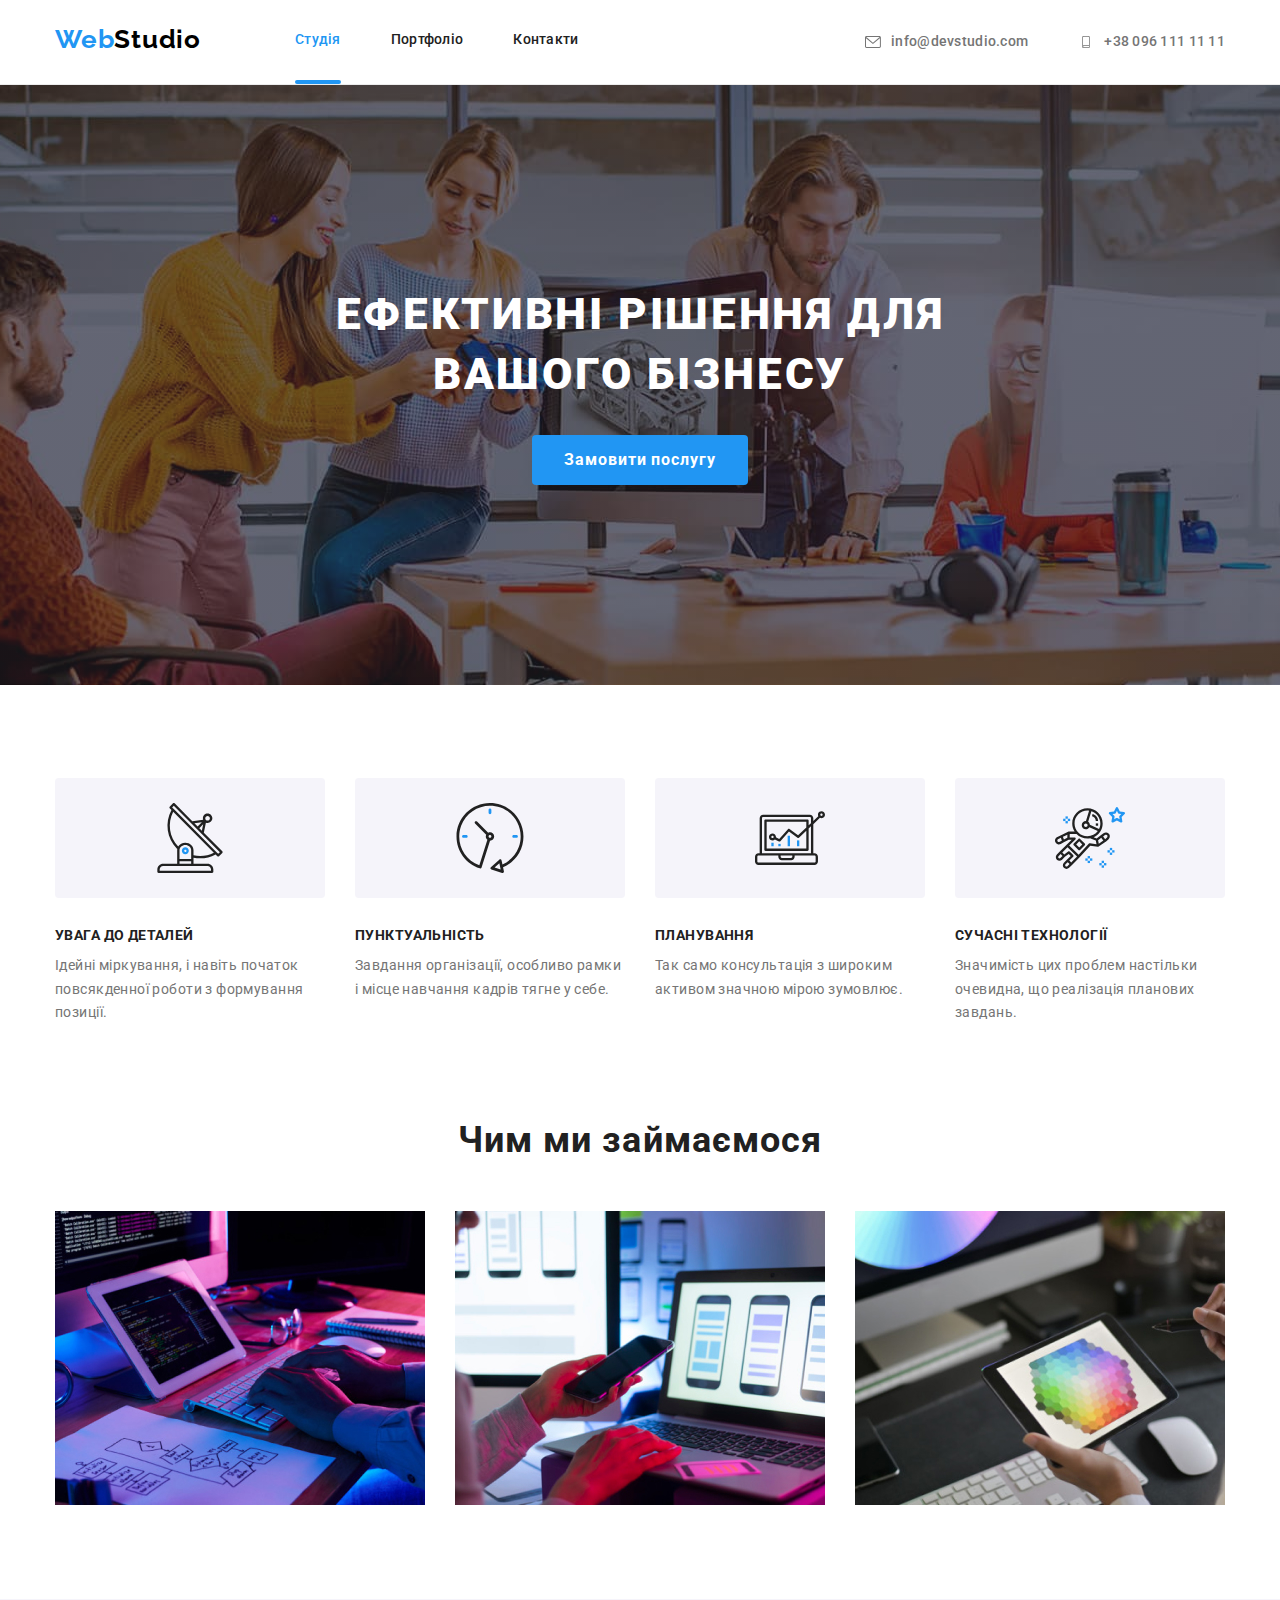
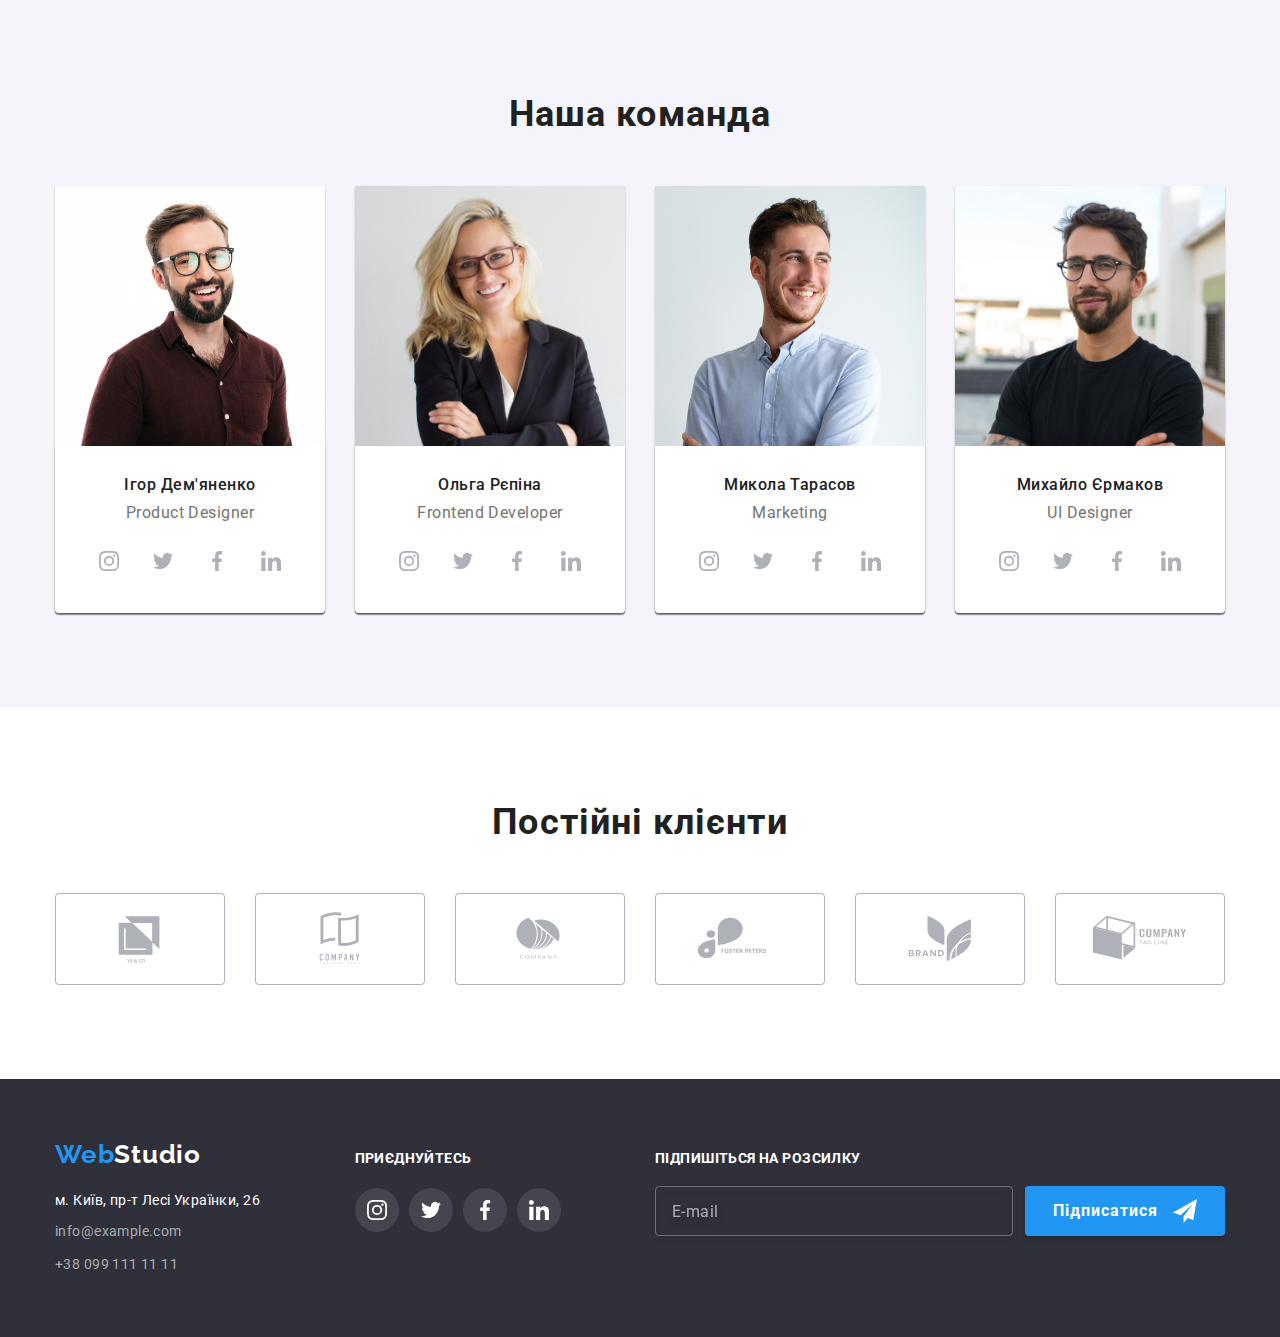
<file: index.html>
<!DOCTYPE html>
<html lang="uk">
  <head>
    <meta charset="UTF-8" />
    <meta http-equiv="X-UA-Compatible" content="IE=edge" />
    <meta name="viewport" content="width=device-width, initial-scale=1.0" />

    <title>Portfolio</title>

    <link rel="preconnect" href="https://fonts.googleapis.com" />
    <link rel="preconnect" href="https://fonts.gstatic.com" crossorigin />
    <link
      href="https://fonts.googleapis.com/css2?family=Raleway:wght@700&display=swap"
      rel="stylesheet"
    />

    <link rel="preconnect" href="https://fonts.googleapis.com" />
    <link rel="preconnect" href="https://fonts.gstatic.com" crossorigin />
    <link
      href="https://fonts.googleapis.com/css2?family=Roboto:wght@400;500;700;900&display=swap"
      rel="stylesheet"
    />
    <!-- Normalizer css -->
    <link
      rel="stylesheet"
      href="https://cdnjs.cloudflare.com/ajax/libs/modern-normalize/1.0.0/modern-normalize.min.css"
    />
    <!-- My css style -->
    <link rel="stylesheet" href="./css/styles.css" />
  </head>

  <body>
    <!--Header-->

    <header class="page-header">
      <div class="container page-header-container">
        <!--Main navigation-->
        <nav class="header-nav">
          <a href="./index.html" class="logo-header">
            <span class="logo-span">Web</span>Studio
          </a>

          <ul class="main-nav">
            <li class="current-item"><a href="./index.html">Студія</a></li>
            <li class="item"><a href="./portfolio.html">Портфоліо</a></li>
            <li class="item"><a href="#">Контакти</a></li>
          </ul>
        </nav>

        <!--Contacts-->
        <ul class="contact-nav">
          <li class="contact-item">
            <a href="mailto:info@devstudio.com" class="contact-link">
              <svg class="contact-icon" width="16" height="12">
                <use href="./images/sprite.svg#icon-envelope"></use>
              </svg>
              info@devstudio.com
            </a>
          </li>
          <li class="contact-item">
            <a href="tel:+380961111111" class="contact-link">
              <svg class="contact-icon" width="16" height="12">
                <use href="./images/sprite.svg#icon-smartphone"></use>
              </svg>
              +38 096 111 11 11
            </a>
          </li>
        </ul>
      </div>
    </header>

    <main>
      <!--Шапка-->
      <!-- hero-section -->
      <section class="index-hero">
        <div class="container">
          <h1 class="index-hero-title">Ефективні рішення для вашого бізнесу</h1>
          <button type="button" class="hero-button" data-modal-open>
            Замовити послугу
          </button>
        </div>
      </section>

      <!--Особливості-->
      <!-- specialities section -->

      <section class="index-aside">
        <div class="container">
          <!-- h2 must be hidden by css -->
          <h2 class="hidden-title">Особливості</h2>

          <ul class="index-aside-list">
            <li class="index-aside-item icon-antenna">
              <h3 class="aside-item item-header">УВАГА ДО ДЕТАЛЕЙ</h3>
              <p class="aside-item item-text">
                Ідейні міркування, і навіть початок повсякденної роботи з
                формування позиції.
              </p>
            </li>
            <li class="index-aside-item icon-clock">
              <h3 class="aside-item item-header">ПУНКТУАЛЬНІСТЬ</h3>
              <p class="aside-item item-text">
                Завдання організації, особливо рамки і місце навчання кадрів
                тягне у себе.
              </p>
            </li>
            <li class="index-aside-item icon-diagram">
              <h3 class="aside-item item-header">ПЛАНУВАННЯ</h3>
              <p class="aside-item item-text">
                Так само консультація з широким активом значною мірою зумовлює.
              </p>
            </li>
            <li class="index-aside-item icon-astronaut">
              <h3 class="aside-item item-header">СУЧАСНІ ТЕХНОЛОГІЇ</h3>
              <p class="aside-item item-text">
                Значимість цих проблем настільки очевидна, що реалізація
                планових завдань.
              </p>
            </li>
          </ul>
        </div>
      </section>

      <!--Чим ми займаємося-->
      <!-- worklist section -->

      <section class="index-work-section">
        <div class="container">
          <h2 class="worklist-title">Чим ми займаємося</h2>
          <ul class="index-worklist">
            <li class="index-worklist-item">
              <a href="" class="worklist-item-link">
                <p class="item-link-text">Десктопні додатки</p>
                <img
                  src="images/img-1.jpg"
                  alt="Робота за комп'ютером"
                  height="294"
                  width="370"
                />
              </a>
            </li>
            <li class="index-worklist-item">
              <a href="" class="worklist-item-link">
                <p class="item-link-text">Мобільні додатки</p>
                <img
                  src="images/img-2.jpg"
                  alt="Робота за телефоном"
                  height="294"
                  width="370"
                />
              </a>
            </li>
            <li class="index-worklist-item">
              <a href="" class="worklist-item-link">
                <p class="item-link-text">Дизайнерські рішення</p>
                <img
                  src="images/img-3.jpg"
                  alt="Робота за планшетом"
                  height="294"
                  width="370"
                />
              </a>
            </li>
          </ul>
        </div>
      </section>

      <!--Наша команда-->
      <!-- teamlist section -->

      <section class="index-teamlist-section">
        <div class="container">
          <h2 class="index-teamlist-title">Наша команда</h2>
          <ul class="index-teamlist">
            <li class="index-teamlist-item">
              <img src="images/img-team-1.jpg" alt="Ігор Дем'яненко" />
              <div class="index-teamlist-item item-container">
                <h3 class="empolyees-name">Ігор Дем'яненко</h3>
                <p class="employees-position">Product Designer</p>
                <ul class="sm-list">
                  <li>
                    <a href="https://www.instagram.com/" class="smlist-link">
                      <svg class="smlist-icon">
                        <use href="./images/sprite.svg#icon-instagram"></use>
                      </svg>
                    </a>
                  </li>
                  <li>
                    <a href="https://www.twitter.com/" class="smlist-link">
                      <svg class="smlist-icon">
                        <use href="./images/sprite.svg#icon-twitter"></use>
                      </svg>
                    </a>
                  </li>
                  <li>
                    <a href="https://www.facebook.com" class="smlist-link">
                      <svg class="smlist-icon">
                        <use href="./images/sprite.svg#icon-facebook"></use>
                      </svg>
                    </a>
                  </li>
                  <li>
                    <a href="https://www.linkedin.com/" class="smlist-link">
                      <svg class="smlist-icon">
                        <use href="./images/sprite.svg#icon-linkedin"></use>
                      </svg>
                    </a>
                  </li>
                </ul>
              </div>
            </li>
            <li class="index-teamlist-item">
              <img src="images/img-team-2.jpg" alt="Ольга Рєпіна" />
              <div class="index-teamlist-item item-container">
                <h3 class="empolyees-name">Ольга Рєпіна</h3>
                <p class="employees-position">Frontend Developer</p>
                <ul class="sm-list">
                  <li>
                    <a href="https://www.instagram.com/" class="smlist-link">
                      <svg class="smlist-icon">
                        <use href="./images/sprite.svg#icon-instagram"></use>
                      </svg>
                    </a>
                  </li>
                  <li>
                    <a href="https://www.twitter.com/" class="smlist-link">
                      <svg class="smlist-icon">
                        <use href="./images/sprite.svg#icon-twitter"></use>
                      </svg>
                    </a>
                  </li>
                  <li>
                    <a href="https://www.facebook.com" class="smlist-link">
                      <svg class="smlist-icon">
                        <use href="./images/sprite.svg#icon-facebook"></use>
                      </svg>
                    </a>
                  </li>
                  <li>
                    <a href="https://www.linkedin.com/" class="smlist-link">
                      <svg class="smlist-icon">
                        <use href="./images/sprite.svg#icon-linkedin"></use>
                      </svg>
                    </a>
                  </li>
                </ul>
              </div>
            </li>
            <li class="index-teamlist-item">
              <img src="images/img-team-3.jpg" alt="Микола Тарасов" />
              <div class="index-teamlist-item item-container">
                <h3 class="empolyees-name">Микола Тарасов</h3>
                <p class="employees-position">Marketing</p>
                <ul class="sm-list">
                  <li>
                    <a href="https://www.instagram.com/" class="smlist-link">
                      <svg class="smlist-icon">
                        <use href="./images/sprite.svg#icon-instagram"></use>
                      </svg>
                    </a>
                  </li>
                  <li>
                    <a href="https://www.twitter.com/" class="smlist-link">
                      <svg class="smlist-icon">
                        <use href="./images/sprite.svg#icon-twitter"></use>
                      </svg>
                    </a>
                  </li>
                  <li>
                    <a href="https://www.facebook.com" class="smlist-link">
                      <svg class="smlist-icon">
                        <use href="./images/sprite.svg#icon-facebook"></use>
                      </svg>
                    </a>
                  </li>
                  <li>
                    <a href="https://www.linkedin.com/" class="smlist-link">
                      <svg class="smlist-icon">
                        <use href="./images/sprite.svg#icon-linkedin"></use>
                      </svg>
                    </a>
                  </li>
                </ul>
              </div>
            </li>
            <li class="index-teamlist-item">
              <img src="images/img-team-4.jpg" alt="Михайло Єрмаков" />
              <div class="index-teamlist-item item-container">
                <h3 class="empolyees-name">Михайло Єрмаков</h3>
                <p class="employees-position">UI Designer</p>
                <ul class="sm-list">
                  <li>
                    <a href="https://www.instagram.com/" class="smlist-link">
                      <svg lang="en" aria-label="instagram" class="smlist-icon">
                        <use href="./images/sprite.svg#icon-instagram"></use>
                      </svg>
                    </a>
                  </li>
                  <li>
                    <a href="https://www.twitter.com/" class="smlist-link">
                      <svg lang="en" aria-label="twitter" class="smlist-icon">
                        <use href="./images/sprite.svg#icon-twitter"></use>
                      </svg>
                    </a>
                  </li>
                  <li>
                    <a href="https://www.facebook.com" class="smlist-link">
                      <svg lang="en" aria-label="facebook" class="smlist-icon">
                        <use href="./images/sprite.svg#icon-facebook"></use>
                      </svg>
                    </a>
                  </li>
                  <li>
                    <a href="https://www.linkedin.com/" class="smlist-link">
                      <svg lang="en" aria-label="linkedin" class="smlist-icon">
                        <use href="./images/sprite.svg#icon-linkedin"></use>
                      </svg>
                    </a>
                  </li>
                </ul>
              </div>
            </li>
          </ul>
        </div>
      </section>

      <section class="index-clientlist-section">
        <div class="container">
          <h2 class="index-clientlist-title">Постійні клієнти</h2>
          <ul class="clientlist">
            <li class="clientlist-item">
              <a href="" class="clientlist-link">
                <svg aria-label="Ya & Co" class="clientlist-icon">
                  <use href="./images/sprite.svg#icon-client-company-1"></use>
                </svg>
              </a>
            </li>
            <li class="clientlist-item">
              <a href="" class="clientlist-link">
                <svg aria-label="Tag line here company" class="clientlist-icon">
                  <use href="./images/sprite.svg#icon-client-company-2"></use>
                </svg>
              </a>
            </li>
            <li class="clientlist-item">
              <a href="" class="clientlist-link">
                <svg aria-label="Company" class="clientlist-icon">
                  <use href="./images/sprite.svg#icon-client-company-3"></use>
                </svg>
              </a>
            </li>
            <li class="clientlist-item">
              <a href="" class="clientlist-link">
                <svg aria-label="Foster Peters" class="clientlist-icon">
                  <use href="./images/sprite.svg#icon-client-company-4"></use>
                </svg>
              </a>
            </li>
            <li class="clientlist-item">
              <a href="" class="clientlist-link">
                <svg aria-label="Brand" class="clientlist-icon">
                  <use href="./images/sprite.svg#icon-client-company-5"></use>
                </svg>
              </a>
            </li>
            <li class="clientlist-item">
              <a href="" class="clientlist-link">
                <svg aria-label="Tag line company" class="clientlist-icon">
                  <use href="./images/sprite.svg#icon-client-company-6"></use>
                </svg>
              </a>
            </li>
          </ul>
        </div>
      </section>
    </main>

    <!--Footer-->
    <footer class="footer">
      <div class="container footer-container">
        <div class="address-container">
          <!--Footer Logo-->
          <a href="./index.html" class="logo-footer">
            <span class="logo-span">Web</span>Studio
          </a>

          <!--Adress-->
          <address class="address">
            <ul class="address-list">
              <li class="address-list item-address">
                <a
                  href="https://goo.gl/maps/CPtrU1FHBa2aNyZL9"
                  target="_blank"
                  rel="noopener noreferrer nofollow"
                >
                  м. Київ, пр-т Лесі Українки, 26
                </a>
              </li>
              <li class="address-list item-link">
                <a href="mailto:info@example.com">info@example.com </a>
              </li>
              <li class="address-list item-link">
                <a href="tel:+380991111111">+38 099 111 11 11</a>
              </li>
            </ul>
          </address>
        </div>
        <div class="footer-smlist-container">
          <p class="footer-smlist-descr">Приєднуйтесь</p>
          <ul class="footer-smlist">
            <li>
              <a href="https://www.instagram.com/" class="footer-smlist-link">
                <svg
                  lang="en"
                  aria-label="instagram"
                  class="footer-smlist-icon"
                >
                  <use href="./images/sprite.svg#icon-instagram"></use>
                </svg>
              </a>
            </li>
            <li>
              <a href="https://www.twitter.com/" class="footer-smlist-link">
                <svg lang="en" aria-label="twitter" class="footer-smlist-icon">
                  <use href="./images/sprite.svg#icon-twitter"></use>
                </svg>
              </a>
            </li>
            <li>
              <a href="https://www.facebook.com" class="footer-smlist-link">
                <svg lang="en" aria-label="facebook" class="footer-smlist-icon">
                  <use href="./images/sprite.svg#icon-facebook"></use>
                </svg>
              </a>
            </li>
            <li>
              <a href="https://www.linkedin.com/" class="footer-smlist-link">
                <svg lang="en" aria-label="linkedin" class="footer-smlist-icon">
                  <use href="./images/sprite.svg#icon-linkedin"></use>
                </svg>
              </a>
            </li>
          </ul>
        </div>
        <div class="footer-form-container">
          <p class="footer-form-title">Підпишіться на розсилку</p>
          <form class="footer-form">
            <label class="footer-form-label">
              <input
                type="email"
                name="user_email"
                autocomplete="email"
                placeholder="E-mail"
                required
              />
            </label>
            <button type="submit" class="footer-form-button">
              Підписатися
              <svg class="send-icon" width="24" height="24">
                <use href="./images/icons.svg#icon-send"></use>
              </svg>
            </button>
          </form>
        </div>
      </div>
    </footer>

    <!--Modal window-->
    <div class="backdrop is-hidden" data-modal>
      <div class="modal-window">
        <button class="modal-close-button" data-modal-close>
          <svg lang="en" aria-label="close" class="icon-close">
            <use href="./images/sprite.svg#icon-close-black"></use>
          </svg>
        </button>
        <form class="modal-form">
          <p class="modal-form-title">Залиште свої дані, ми вам передзвонимо</p>
          <label class="modal-form-field">
            <span class="modal-form-field-descr">Ім'я</span>
            <span class="modal-form-input-wrapper">
              <input
                type="text"
                name="username"
                pattern="[a-zA-Zа-яА-ЯіІїЇ]+"
                required
                class="modal-form-input"
              />
              <svg class="modal-form-input-icon">
                <use href="./images/icons.svg#icon-person-black"></use>
              </svg>
            </span>
          </label>
          <label class="modal-form-field">
            <span class="modal-form-field-descr">Телефон</span>
            <span class="modal-form-input-wrapper">
              <input
                type="tel"
                name="user_phone"
                pattern="[0-9]{3}-[0-9]{3}-[0-9]{2}-[0-9]{2}"
                required
                class="modal-form-input"
              />
              <svg class="modal-form-input-icon">
                <use href="./images/icons.svg#icon-phone-black"></use>
              </svg>
            </span>
          </label>
          <label class="modal-form-field">
            <span class="modal-form-field-descr">Пошта</span>
            <span class="modal-form-input-wrapper">
              <input type="email" name="user_email" class="modal-form-input" />
              <svg class="modal-form-input-icon">
                <use href="./images/icons.svg#icon-email-black"></use>
              </svg>
            </span>
          </label>
          <label class="modal-form-message-field">
            <span class="modal-form-field-descr">Коментар</span>
            <textarea
              name="user_message"
              placeholder="Введіть текст"
              class="modal-form-message"
            ></textarea>
          </label>
          <label class="modal-form-check-field">
            <input
              type="checkbox"
              name="user_policy_agreement"
              required
              class="modal-form-check"
            />
            <svg class="modal-form-check-icon-unchecked">
              <use href="./images/icons.svg#icon-unchecked"></use>
            </svg>
            <svg class="modal-form-check-icon-checked">
              <use href="./images/icons.svg#icon-checked"></use>
            </svg>
            Погоджуюся з розсилкою та приймаю &nbsp;<a href=""
              >Умови договору</a
            >
          </label>
          <button type="submit" class="modal-form-button">Відправити</button>
        </form>
      </div>
    </div>

    <script src="./js/modal.js"></script>
  </body>
</html>
</file>
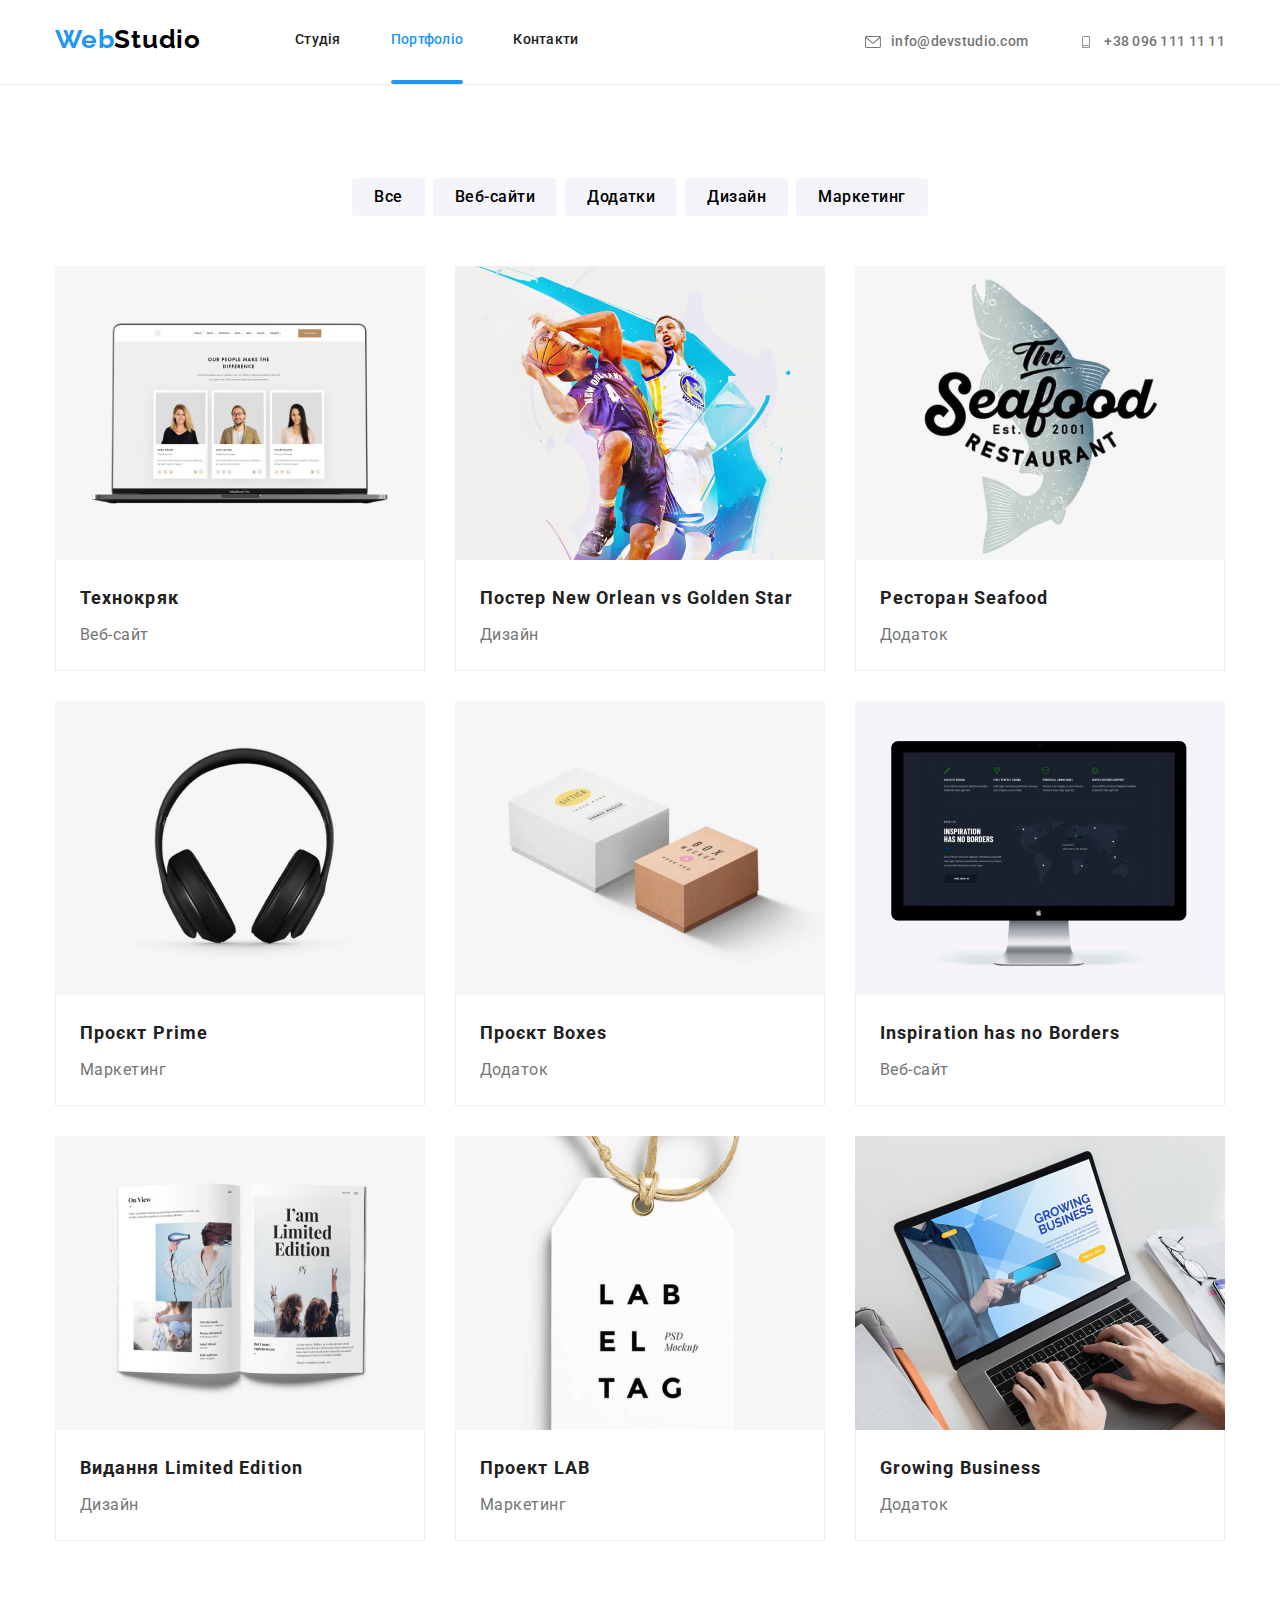
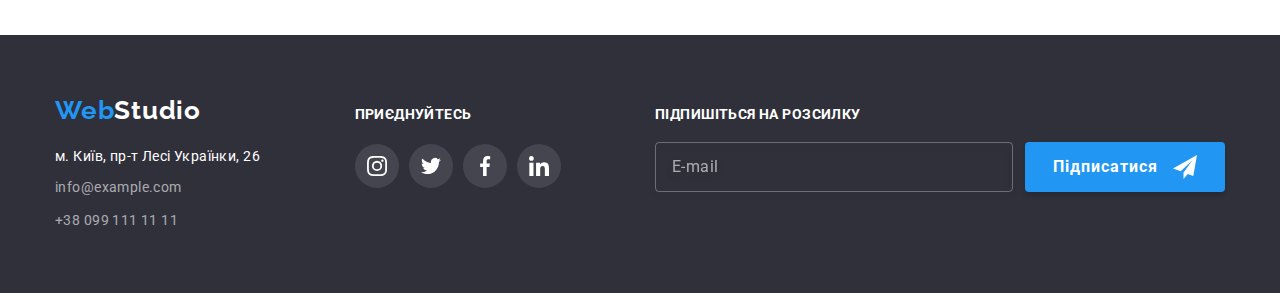
<file: portfolio.html>
<!DOCTYPE html>
<html lang="uk">
  <head>
    <meta charset="UTF-8" />
    <meta http-equiv="X-UA-Compatible" content="IE=edge" />
    <meta name="viewport" content="width=device-width, initial-scale=1.0" />

    <title>Portfolio</title>

    <link rel="preconnect" href="https://fonts.googleapis.com" />
    <link rel="preconnect" href="https://fonts.gstatic.com" crossorigin />
    <link
      href="https://fonts.googleapis.com/css2?family=Raleway:wght@700&display=swap"
      rel="stylesheet"
    />

    <link rel="preconnect" href="https://fonts.googleapis.com" />
    <link rel="preconnect" href="https://fonts.gstatic.com" crossorigin />
    <link
      href="https://fonts.googleapis.com/css2?family=Roboto:wght@400;500;700;900&display=swap"
      rel="stylesheet"
    />
    <!-- Normalizer css -->
    <link
      rel="stylesheet"
      href="https://cdnjs.cloudflare.com/ajax/libs/modern-normalize/1.0.0/modern-normalize.min.css"
    />
    <!-- My css style -->
    <link rel="stylesheet" href="./css/styles.css" />
  </head>

  <body>
    <!--Header-->

    <header class="page-header">
      <div class="container page-header-container">
        <!--Main navigation-->
        <nav class="header-nav">
          <a href="./index.html" class="logo-header">
            <span class="logo-span">Web</span>Studio
          </a>

          <ul class="main-nav">
            <li class="item"><a href="./index.html">Студія</a></li>
            <li class="current-item">
              <a href="./portfolio.html">Портфоліо</a>
            </li>
            <li class="item"><a href="#">Контакти</a></li>
          </ul>
        </nav>

        <!--Contacts-->
        <ul class="contact-nav">
          <li class="contact-item">
            <a href="mailto:info@devstudio.com" class="contact-link">
              <svg class="contact-icon" width="16" height="12">
                <use href="./images/sprite.svg#icon-envelope"></use>
              </svg>
              info@devstudio.com
            </a>
          </li>
          <li class="contact-item">
            <a href="tel:+380961111111" class="contact-link">
              <svg class="contact-icon" width="16" height="12">
                <use href="./images/sprite.svg#icon-smartphone"></use>
              </svg>
              +38 096 111 11 11
            </a>
          </li>
        </ul>
      </div>
    </header>

    <main class="main">
      <!--Portfolio gallery-->
      <div class="container">
        <section class="portfolio-section">
          <!-- h2 must be hidden by css -->
          <h1 class="hidden-title">Портфоліо</h1>

          <!--Gallery navgation-->
          <ul class="gallery-nav">
            <li class="gallery-nav-item">
              <button type="button">Все</button>
            </li>
            <li class="gallery-nav-item">
              <button type="button">Веб-сайти</button>
            </li>
            <li class="gallery-nav-item">
              <button type="button">Додатки</button>
            </li>
            <li class="gallery-nav-item">
              <button type="button">Дизайн</button>
            </li>
            <li class="gallery-nav-item">
              <button type="button">Маркетинг</button>
            </li>
          </ul>

          <!--Gallery-->

          <ul class="gallery">
            <li class="gallery-item">
              <a href="" class="gallery-item-box">
                <div class="gallery-item imagebox">
                  <p class="imagebox-text-overlay">
                    Ресурс пропонує комплексні пропозиції з різним рівнем
                    функціоналу та сервісів. Все це дозволить відвідувачу
                    отримати вичерпні відомості про компанію чи приватну особу.
                  </p>
                  <img
                    src="./images/project-1.jpg"
                    alt="Веб-сайт Технокряк"
                    width="370"
                    height="294"
                  />
                </div>
                <div class="gallery-item descr-container">
                  <h3 class="gallery-item-header">Технокряк</h3>
                  <p class="gallery-item-text">Веб-сайт</p>
                </div>
              </a>
            </li>

            <li class="gallery-item">
              <a href="" class="gallery-item-box">
                <div class="gallery-item imagebox">
                  <p class="imagebox-text-overlay">
                    Ресурс пропонує комплексні пропозиції з різним рівнем
                    функціоналу та сервісів. Все це дозволить відвідувачу
                    отримати вичерпні відомості про компанію чи приватну особу.
                  </p>
                  <img
                    src="./images/project-2.jpg"
                    alt="Постер New Orlean"
                    width="370"
                    height="294"
                  />
                </div>
                <div class="gallery-item descr-container">
                  <h3 class="gallery-item-header">
                    Постер New Orlean vs Golden Star
                  </h3>
                  <p class="gallery-item-text">Дизайн</p>
                </div>
              </a>
            </li>

            <li class="gallery-item">
              <a href="" class="gallery-item-box">
                <div class="gallery-item imagebox">
                  <p class="imagebox-text-overlay">
                    Ресурс пропонує комплексні пропозиції з різним рівнем
                    функціоналу та сервісів. Все це дозволить відвідувачу
                    отримати вичерпні відомості про компанію чи приватну особу.
                  </p>
                  <img
                    src="./images/project-3.jpg"
                    alt="Додаток Ресторан Seafood"
                    width="370"
                    height="294"
                  />
                </div>
                <div class="gallery-item descr-container">
                  <h3 class="gallery-item-header">Ресторан Seafood</h3>
                  <p class="gallery-item-text">Додаток</p>
                </div>
              </a>
            </li>

            <li class="gallery-item">
              <a href="" class="gallery-item-box">
                <div class="gallery-item imagebox">
                  <p class="imagebox-text-overlay">
                    Ресурс пропонує комплексні пропозиції з різним рівнем
                    функціоналу та сервісів. Все це дозволить відвідувачу
                    отримати вичерпні відомості про компанію чи приватну особу.
                  </p>
                  <img
                    src="./images/project-4.jpg"
                    alt="Маркетинг Проєкт Prime"
                    width="370"
                    height="294"
                  />
                </div>
                <div class="gallery-item descr-container">
                  <h3 class="gallery-item-header">Проєкт Prime</h3>
                  <p class="gallery-item-text">Маркетинг</p>
                </div>
              </a>
            </li>

            <li class="gallery-item">
              <a href="" class="gallery-item-box">
                <div class="gallery-item imagebox">
                  <p class="imagebox-text-overlay">
                    Ресурс пропонує комплексні пропозиції з різним рівнем
                    функціоналу та сервісів. Все це дозволить відвідувачу
                    отримати вичерпні відомості про компанію чи приватну особу.
                  </p>
                  <img
                    src="./images/project-5.jpg"
                    alt="Додаток Проєкт Boxes"
                    width="370"
                    height="294"
                  />
                </div>
                <div class="gallery-item descr-container">
                  <h3 class="gallery-item-header">Проєкт Boxes</h3>
                  <p class="gallery-item-text">Додаток</p>
                </div>
              </a>
            </li>

            <li class="gallery-item">
              <a href="" class="gallery-item-box">
                <div class="gallery-item imagebox">
                  <p class="imagebox-text-overlay">
                    Ресурс пропонує комплексні пропозиції з різним рівнем
                    функціоналу та сервісів. Все це дозволить відвідувачу
                    отримати вичерпні відомості про компанію чи приватну особу.
                  </p>
                  <img
                    src="./images/project-6.jpg"
                    alt="Веб-сайт Inspiration has no Borders"
                    width="370"
                    height="294"
                  />
                </div>
                <div class="gallery-item descr-container">
                  <h3 class="gallery-item-header">
                    Inspiration has no Borders
                  </h3>
                  <p class="gallery-item-text">Веб-сайт</p>
                </div>
              </a>
            </li>

            <li class="gallery-item">
              <a href="" class="gallery-item-box">
                <div class="gallery-item imagebox">
                  <p class="imagebox-text-overlay">
                    Ресурс пропонує комплексні пропозиції з різним рівнем
                    функціоналу та сервісів. Все це дозволить відвідувачу
                    отримати вичерпні відомості про компанію чи приватну особу.
                  </p>
                  <img
                    src="./images/project-7.jpg"
                    alt="Дизайн Видання Limited Edition"
                    width="370"
                    height="294"
                  />
                </div>
                <div class="gallery-item descr-container">
                  <h3 class="gallery-item-header">Видання Limited Edition</h3>
                  <p class="gallery-item-text">Дизайн</p>
                </div>
              </a>
            </li>

            <li class="gallery-item">
              <a href="" class="gallery-item-box">
                <div class="gallery-item imagebox">
                  <p class="imagebox-text-overlay">
                    Ресурс пропонує комплексні пропозиції з різним рівнем
                    функціоналу та сервісів. Все це дозволить відвідувачу
                    отримати вичерпні відомості про компанію чи приватну особу.
                  </p>
                  <img
                    src="./images/project-8.jpg"
                    alt="Маркетинг Проект LAB"
                    width="370"
                    height="294"
                  />
                </div>
                <div class="gallery-item descr-container">
                  <h3 class="gallery-item-header">Проект LAB</h3>
                  <p class="gallery-item-text">Маркетинг</p>
                </div>
              </a>
            </li>

            <li class="gallery-item">
              <a href="" class="gallery-item-box">
                <div class="gallery-item imagebox">
                  <p class="imagebox-text-overlay">
                    Ресурс пропонує комплексні пропозиції з різним рівнем
                    функціоналу та сервісів. Все це дозволить відвідувачу
                    отримати вичерпні відомості про компанію чи приватну особу.
                  </p>
                  <img
                    src="./images/project-9.jpg"
                    alt="Додаток Growing Business"
                    width="370"
                    height="294"
                  />
                </div>
                <div class="gallery-item descr-container">
                  <h3 class="gallery-item-header">Growing Business</h3>
                  <p class="gallery-item-text">Додаток</p>
                </div>
              </a>
            </li>
          </ul>
        </section>
      </div>
    </main>

    <!--Footer-->
    <footer class="footer">
      <div class="container footer-container">
        <div class="address-container">
          <!--Footer Logo-->
          <a href="./index.html" class="logo-footer">
            <span class="logo-span">Web</span>Studio
          </a>

          <!--Adress-->
          <address class="address">
            <ul class="address-list">
              <li class="address-list item-address">
                <a
                  href="https://goo.gl/maps/CPtrU1FHBa2aNyZL9"
                  target="_blank"
                  rel="noopener noreferrer nofollow"
                >
                  м. Київ, пр-т Лесі Українки, 26
                </a>
              </li>
              <li class="address-list item-link">
                <a href="mailto:info@example.com">info@example.com </a>
              </li>
              <li class="address-list item-link">
                <a href="tel:+380991111111">+38 099 111 11 11</a>
              </li>
            </ul>
          </address>
        </div>
        <div class="footer-smlist-container">
          <p class="footer-smlist-descr">Приєднуйтесь</p>
          <ul class="footer-smlist">
            <li>
              <a href="https://www.instagram.com/" class="footer-smlist-link">
                <svg
                  lang="en"
                  aria-label="instagram"
                  class="footer-smlist-icon"
                >
                  <use href="./images/sprite.svg#icon-instagram"></use>
                </svg>
              </a>
            </li>
            <li>
              <a href="https://www.twitter.com/" class="footer-smlist-link">
                <svg lang="en" aria-label="twitter" class="footer-smlist-icon">
                  <use href="./images/sprite.svg#icon-twitter"></use>
                </svg>
              </a>
            </li>
            <li>
              <a href="https://www.facebook.com" class="footer-smlist-link">
                <svg lang="en" aria-label="facebook" class="footer-smlist-icon">
                  <use href="./images/sprite.svg#icon-facebook"></use>
                </svg>
              </a>
            </li>
            <li>
              <a href="https://www.linkedin.com/" class="footer-smlist-link">
                <svg lang="en" aria-label="linkedin" class="footer-smlist-icon">
                  <use href="./images/sprite.svg#icon-linkedin"></use>
                </svg>
              </a>
            </li>
          </ul>
        </div>
        <div class="footer-form-container">
          <p class="footer-form-title">Підпишіться на розсилку</p>
          <form class="footer-form">
            <label class="footer-form-label">
              <input
                type="email"
                name="user_email"
                autocomplete="email"
                placeholder="E-mail"
                required
              />
            </label>
            <button type="submit" class="footer-form-button">
              Підписатися
              <svg class="send-icon" width="24" height="24">
                <use href="./images/icons.svg#icon-send"></use>
              </svg>
            </button>
          </form>
        </div>
      </div>
    </footer>
  </body>
</html>
</file>
<file: css/styles.css>
/*================= MAIN CSS RULES ================== */

:root {
  --body-text-color: rgba(33, 33, 33, 100%);
  --logo-text-color: rgba(0, 0, 0, 100%);
  --accent-blue-color: rgba(33, 150, 243, 100%);
  --list-text-color: rgba(117, 117, 117, 100%);
  --modal-form-placeholder-color: rgba(117, 117, 117, 50%);
  --body-background-color: rgba(255, 255, 255, 100%);
  --grey-background-color: rgba(245, 244, 250, 100%);
  --footer-background-color: rgba(47, 48, 58, 100%);
  --address-text-color: rgba(255, 255, 255, 60%);
  --header-border-color: rgba(236, 236, 236, 100%);
  --portfolio-item-border-color: rgba(238, 238, 238, 100%);
  --hero-image-overlay-color: rgba(47, 48, 58, 40%);
  --hero-image-background-color: rgba(196, 196, 196, 100%);
  --socialmedia-icon-color: rgba(175, 177, 184, 100%);
  --footer-smlist-icon: rgba(255, 255, 255, 10%);
  --item-overlay-backgroundcolor: rgba(47, 48, 58, 80%);
  --portfolio-overlay-color: rgba(33, 150, 243, 90%);
  --backdrop-background-color: rgba(0, 0, 0, 20%);
  --form-submit-button-shadow-color: rgba(0, 0, 0, 15%);
  --footer-input-border-color: rgba(255, 255, 255, 30%);
  --modal-window-transition-rule: 500ms cubic-bezier(0.4, 0, 0.2, 1);
  --main-transition-rule: 250ms cubic-bezier(0.4, 0, 0.2, 1);
}

html {
  box-sizing: border-box;
}

*,
*::before,
*::after {
  box-sizing: inherit;
}

body {
  background-color: var(--body-background-color);
  color: var(--body-text-color);
  font-family: "Roboto", sans-serif;
}

.container {
  width: 1200px;
  margin-left: auto;
  margin-right: auto;
  padding-left: 15px;
  padding-right: 15px;
}

h1,
h2,
h3,
h4,
p {
  margin-top: 0;
  margin-bottom: 0;
}

ul,
ol {
  margin-top: 0;
  margin-bottom: 0;
  padding: 0;
  list-style: none;
}

img {
  display: block;
  max-width: 100%;
  height: auto;
}

a {
  text-decoration: none;
}

input,
textarea {
  padding: 0;
  margin: 0;
}

/*================= / MAIN CSS RULES ================== */

/*================= HEADER ================== */

.page-header {
  background-color: var(--body-background-color);
  border-bottom: 1px solid;
  border-color: var(--header-border-color);

  /* outline: 2px dashed blue; */
}

.page-header-container {
  display: flex;
  justify-content: space-between;
  align-items: center;
}

/*----------------- LOGO HEADER -------------------- */

.logo-header {
  display: block;
  padding-top: 24px;
  padding-bottom: 25px;
  margin-right: 94px;

  transition: color var(--main-transition-rule);

  font-family: "Raleway", sans-serif;
  font-weight: 700;
  font-size: 26px;
  line-height: 1.19;
  color: var(--logo-text-color);
  letter-spacing: 0.03em;

  /* outline: 2px solid blue; */
}

.logo-span {
  font-family: "Raleway", sans-serif;
  font-weight: 700;
  font-size: 26px;
  line-height: 1.19;
  color: var(--accent-blue-color);
  letter-spacing: 0.03em;
}

.logo-header:hover,
.logo-header:focus {
  color: var(--accent-blue-color);
}

/*-------------------- / LOGO HEADER ---------------------- */

/*--------------------------- HEADER MAIN NAVIGATION --------------------------- */

.header-nav {
  display: flex;
  flex-direction: row;
  justify-content: space-between;

  /* outline: 2px solid blue; */
}

.main-nav {
  display: flex;
  flex-direction: row;

  gap: 50px;
  /* outline: 2px solid blue; */
}

.main-nav a {
  display: block;
  padding-top: 32px;
  padding-bottom: 32px;

  transition: color var(--main-transition-rule);

  font-weight: 500;
  font-size: 14px;
  line-height: 1.14;
  color: inherit;
  letter-spacing: 0.02em;
}

.current-item a {
  color: var(--accent-blue-color);
}

.current-item::after {
  display: block;
  width: 100%;
  height: 4px;
  content: "";
  background-color: var(--accent-blue-color);

  border-radius: 2px;
}

/*-------------------------- / HEADER MAIN NAVIGATION ----------------------- */

/*---------------------- HEADER CONTACT BLOCK ---------------------------- */

.contact-nav {
  display: flex;
  column-gap: 50px;

  /* outline: 2px solid blue; */
}

.contact-link {
  display: flex;
  align-items: center;
  justify-content: center;
  column-gap: 10px;
  padding-top: 32px;
  padding-bottom: 32px;

  transition: color var(--main-transition-rule);

  font-weight: 500;
  font-size: 14px;
  line-height: 1.14;
  letter-spacing: 0.02em;
  color: var(--list-text-color);
}

.contact-icon {
  fill: currentColor;
}

/* hover and focus */

.main-nav .item:hover,
.contact-nav .contact-link:hover,
.main-nav .item:focus,
.contact-nav .contact-link:focus {
  color: var(--accent-blue-color);
}

/*------------------------ / HEADER CONTACT BLOCK ------------------------ */

/*================= / HEADER ================== */

/*================= INDEX MAIN SECTION ================== */

/*------------------------- HERO SECTION ------------------------ */

.index-hero {
  margin-bottom: 0;
  padding-top: 200px;
  padding-bottom: 200px;
  text-align: center;
  max-width: 1600px;
  max-height: 600px;
  margin-left: auto;
  margin-right: auto;
  background-color: var(--hero-image-overlay-color);
  background-image: linear-gradient(
      to right,
      var(--hero-image-overlay-color),
      var(--hero-image-overlay-color)
    ),
    url(../images/hero-image.jpg);

  background-repeat: no-repeat;
  background-position: center;
  background-size: cover;

  /* outline: 2px dashed red; */
}

.index-hero-title {
  width: 696px;
  margin: 0 auto 30px auto;

  color: var(--body-background-color);
  font-weight: 900;
  font-size: 44px;
  line-height: 1.36;
  text-align: center;
  text-transform: uppercase;
  letter-spacing: 0.06em;

  /* outline: 2px solid red; */
}

.hero-button {
  width: 216px;
  height: 50px;

  transition: background-color var(--main-transition-rule);

  background-color: var(--accent-blue-color);
  border: none;
  border-radius: 4px;
  cursor: pointer;
  font-weight: 700;
  font-size: 16px;
  color: var(--body-background-color);
  line-height: 1.88;
  letter-spacing: 0.06em;

  /* outline: 2px solid red; */
}

.hero-button:focus {
  background-color: var(--accent-blue-color);
}

/*---------------------- / HERO SECTION --------------------- */

/*------------------ SPECIALITIES SECTION -------------------- */

.index-aside {
  margin: top 0;
  padding-top: 94px;

  /* outline: 2px dashed forestgreen; */
}

/*  hidden h1 + h2 titles on main and portfolio pages */
.hidden-title {
  white-space: nowrap;
  width: 1px;
  height: 1px;
  overflow: hidden;
  border: 0;
  padding: 0;
  clip: rect(0 0 0 0);
  clip-path: inset(50%);
  margin: -1px;
}

.index-aside-list {
  list-style: none;
  display: flex;
  justify-content: space-between;
}

.index-aside-item {
  width: 270px;
  margin-right: 30px;
  /* outline: 2px solid forestgreen; */
}

.index-aside-item:last-child {
  margin-right: 0;
}

.index-aside-item::before {
  display: block;
  content: "";
  height: 120px;

  background-repeat: no-repeat;
  background-position: 50% 50%;
  background-color: var(--grey-background-color);
  margin-bottom: 30px;
  border-radius: 4px;
  /* outline: 1px solid black; */
}

.icon-antenna::before {
  background-image: url(../images/antenna.svg);
}

.icon-clock::before {
  background-image: url(../images/clock.svg);
}

.icon-diagram::before {
  background-image: url(../images/diagram.svg);
}

.icon-astronaut::before {
  background-image: url(../images/astronaut.svg);
}

.item-header {
  font-weight: 700;
  font-size: 14px;
  line-height: 1.14;
  text-transform: uppercase;
  letter-spacing: 0.03em;
  margin-bottom: 10px;
}

.item-text {
  font-weight: 400;
  font-size: 14px;
  line-height: 1.71;
  color: var(--list-text-color);
  letter-spacing: 0.03em;
}

/*------------------ / SPECIALITIES SECTION ----------------------- */

/*---------------------------- WORKLIST SECTION --------------------------- */

.index-work-section {
  margin: top 0;
  padding-top: 94px;
  padding-bottom: 94px;

  transition: color var(--main-transition-rule);

  /* outline: 2px dashed tomato; */
}

.index-work-section a:hover,
.index-work-section a:focus {
  color: var(--accent-blue-color);
}

.index-worklist {
  list-style: none;
  display: flex;
  flex-direction: row;
  justify-content: space-between;
}

.index-worklist img {
  display: block;
}

.worklist-title {
  font-weight: 700;
  font-size: 36px;
  line-height: 1.17;
  text-align: center;
  letter-spacing: 0.03em;
  margin-bottom: 50px;
}

.worklist-item-link {
  position: relative;
}

.worklist-item-link:hover .item-link-text,
.worklist-item-link:focus .item-link-text {
  opacity: 1;
}

.worklist-item-link .item-link-text {
  position: absolute;
  bottom: 0%;
  left: 50%;
  height: 70px;
  width: 100%;

  display: flex;
  align-items: center;
  justify-content: center;

  transform: translate(-50%, 0%);
  opacity: 0;
  transition: opacity var(--main-transition-rule);

  font-weight: 700;
  font-size: 14px;
  line-height: 16px;
  text-align: center;
  letter-spacing: 0.03em;
  text-transform: uppercase;
  color: var(--body-background-color);
  background-color: var(--item-overlay-backgroundcolor);
}

/*------------------------- / WORKLIST SECTION ------------------------- */

/*------------------------ TEAMLIST SECTION ------------------------ */

.index-teamlist-section {
  background-color: var(--grey-background-color);
  padding-top: 94px;
  padding-bottom: 94px;
  text-align: center;

  /* outline: 2px dashed orchid; */
}

.index-teamlist {
  list-style: none;
  display: flex;
  flex-direction: row;
  justify-content: space-between;
}

.index-teamlist-item {
  background-color: var(--body-background-color);
  width: 270px;
  margin-right: 30px;
  border-radius: 0px 0px 4px 4px;
  box-shadow: 0px 1px 3px rgba(0, 0, 0, 0.12), 0px 1px 1px rgba(0, 0, 0, 0.14),
    0px 2px 1px rgba(0, 0, 0, 0.2);

  /* outline: 2px solid orchid; */
}

.index-teamlist-item:last-child {
  margin-right: 0;
}

.index-teamlist-title {
  font-weight: 700;
  font-size: 36px;
  line-height: 1.17;
  text-align: center;
  letter-spacing: 0.03em;
  margin-bottom: 50px;
}

.item-container {
  margin-top: 0px;
  padding: 30px 0;

  background-color: var(--body-background-color);
}

.empolyees-name {
  font-weight: 500;
  font-size: 16px;
  line-height: 1.18;
  letter-spacing: 0.03em;
  margin-bottom: 10px;
}

.employees-position {
  font-weight: 400;
  font-size: 16px;
  line-height: 1.18;
  color: var(--list-text-color);
  letter-spacing: 0.03em;
  margin-bottom: 16px;
}

.sm-list {
  list-style: none;
  display: flex;
  justify-content: center;
  column-gap: 10px;
}

.smlist-link {
  display: flex;
  align-items: center;
  justify-content: center;
  width: 44px;
  height: 44px;

  transition: background-color var(--main-transition-rule);

  border-radius: 50%;
  background-color: var(--body-background-color);
}

.smlist-link:hover,
.smlist-link:focus {
  background-color: var(--accent-blue-color);
}

.smlist-icon {
  width: 20px;
  height: 20px;

  transition: fill var(--main-transition-rule);

  fill: var(--socialmedia-icon-color);
}

.smlist-link:hover .smlist-icon,
.smlist-link:focus .smlist-icon {
  fill: var(--body-background-color);
}

/*----------------------- / TEAMLIST SECTION ----------------------- */

/*----------------------- CLIENTLIST SECTION ----------------- */

.index-clientlist-section {
  text-align: center;
  padding-top: 94px;
  padding-bottom: 94px;

  background-color: var(--body-background-color);
}

.index-clientlist-title {
  font-weight: 700;
  font-size: 36px;
  line-height: 1.17;
  letter-spacing: 0.03em;
  margin-bottom: 50px;
}

.clientlist {
  display: flex;
  justify-content: center;

  column-gap: 30px;
}

.clientlist-link {
  display: flex;
  align-items: center;
  justify-content: center;
  width: 170px;
  height: 92px;

  transition: fill var(--main-transition-rule),
    border-color var(--main-transition-rule);

  border: 1px solid;
  border-color: var(--socialmedia-icon-color);
  border-radius: 4px;
}

.clientlist-link:hover,
.clientlist-link:focus {
  fill: var(--accent-blue-color);
  border-color: var(--accent-blue-color);
}

.clientlist-icon {
  width: 106px;
  height: 60px;

  transition: fill var(--main-transition-rule);

  fill: var(--socialmedia-icon-color);
}

.clientlist-link:hover .clientlist-icon,
.clientlist-link:focus .clientlist-icon {
  fill: var(--accent-blue-color);
}

/*-------------------- / CLIENTLIST SECTION ------------------ */

/*================= / INDEX MAIN SECTION ================== */

/*================= PORTFOLIO MAIN SECTION ================== */

/*------------------- GALLERY PORTFOLIO ----------------- */

.portfolio-section {
  padding-top: 94px;
  padding-bottom: 94px;

  background-color: var(--body-background-color);

  /* outline: 2px dashed seagreen; */
}
/* gallery navigation */

.gallery-nav {
  display: flex;
  flex-direction: row;
  justify-content: center;
  align-items: center;

  margin-bottom: 50px;

  /* outline: 2px dashed peru; */
}

.gallery-nav-item:nth-child(n + 2) {
  margin-left: 8px;
}

.gallery-nav button {
  height: 38px;
  cursor: pointer;

  transition: background-color var(--main-transition-rule),
    color var(--main-transition-rule), box-shadow var(--main-transition-rule);

  background-color: var(--grey-background-color);
  border: none;
  border-radius: 4px;
  font-weight: 500;
  font-size: 16px;
  line-height: 1.63;
  text-align: center;
  letter-spacing: 0.03em;
  padding: 6px 22px;
}

.gallery-nav button:focus,
.gallery-nav button:hover {
  background-color: var(--accent-blue-color);
  color: var(--body-background-color);
  box-shadow: 0px 3px 1px rgba(0, 0, 0, 0.1), 0px 1px 2px rgba(0, 0, 0, 0.08),
    0px 2px 2px rgba(0, 0, 0, 0.12);
}

/* gallery */

.gallery {
  display: flex;
  flex-wrap: wrap;
  justify-content: space-between;
  gap: 30px;

  /* outline: 2px dashed seagreen; */
}

.gallery-item {
  width: 370px;

  /* outline: 2px solid seagreen; */
}

.gallery-item:nth-child(n + 6) {
  margin-bottom: 0px;
}

.gallery-item:nth-child(3n) {
  margin-right: 0;
}

.gallery-item-box {
  display: block;

  transition: box-sizing var(--main-transition-rule),
    box-shadow var(--main-transition-rule);
}

.gallery-item-box:hover,
.gallery-item-box:focus {
  box-sizing: border-box;
  box-shadow: 0px 1px 1px rgba(0, 0, 0, 0.12), 0px 4px 4px rgba(0, 0, 0, 0.06),
    1px 4px 6px rgba(0, 0, 0, 0.16);
}

.gallery-item .imagebox {
  position: relative;
  overflow: hidden;
}

.gallery-item-box:hover .imagebox-text-overlay {
  transform: translatey(0);
}

.imagebox-text-overlay {
  position: absolute;
  top: 0;
  left: 0;
  width: 100%;
  height: 100%;
  background-color: var(--portfolio-overlay-color);
  padding: 63px 24px;

  transform: translatey(101%);
  transition: transform var(--main-transition-rule);

  font-weight: 400;
  font-size: 18px;
  line-height: 1.56;
  letter-spacing: 0.03em;
  color: var(--body-background-color);
}

.descr-container {
  margin-top: 0px;
  padding: 20px 24px;

  background-color: var(--body-background-color);

  border: 1px solid;
  border-top: 0px;
  border-color: var(--portfolio-item-border-color);
}

.gallery-item-header {
  margin-bottom: 4px;
  color: var(--body-text-color);
  font-weight: 700;
  font-size: 18px;
  line-height: 2;
  letter-spacing: 0.06em;
}

.gallery-item-text {
  font-weight: 400;
  font-size: 16px;
  line-height: 1.875;
  color: var(--list-text-color);
  letter-spacing: 0.03em;
}

/*----------------- / GALLERY PORTFOLIO ----------------- */

/*================= / PORTFOLIO MAIN SECTION ================== */

/*================= FOOTER ================== */

.footer {
  padding-top: 60px;
  padding-bottom: 60px;

  background-color: var(--footer-background-color);

  /* outline: 2px dashed peru; */
}

.container.footer-container {
  display: flex;
  justify-content: space-between;
  align-items: baseline;

  width: 1200px;
  margin-left: auto;
  margin-right: auto;
  padding-left: 15px;
  padding-right: 15px;
}

.address-container {
  /* margin-right: 70px; */
}

/* ----------------- FOOTER LOGO ------------------- */

.logo-footer {
  display: block;
  margin-top: 0;
  margin-bottom: 20px;

  transition: color var(--main-transition-rule);

  font-family: "Raleway", sans-serif;
  font-weight: 700;
  font-size: 26px;
  line-height: 1.19;
  color: var(--body-background-color);
  letter-spacing: 0.03em;

  /* outline: 2px solid peru; */
}

.logo-footer:hover,
.logo-footer:focus {
  color: var(--accent-blue-color);
}

/* ----------------- / FOOTER LOGO ------------------- */

/* ----------------- ADDRESS LIST ------------------- */

.address-list {
  /* outline: 2px solid peru; */
}

.item-address,
.item-link {
  margin-bottom: 9px;
}

.address-list li:last-child {
  margin-bottom: 0;
}

.address-list a:hover,
.address-list a:focus {
  color: var(--accent-blue-color);
}

.item-address a {
  transition: color var(--main-transition-rule);

  font-style: normal;
  font-weight: 400;
  font-size: 14px;
  line-height: 1.5;
  color: var(--body-background-color);
  letter-spacing: 0.03em;
}

.item-link a {
  transition: color var(--main-transition-rule);

  font-style: normal;
  font-weight: 400;
  font-size: 14px;
  line-height: 1.71;
  color: var(--address-text-color);
  letter-spacing: 0.03em;
}

/* ----------------- / ADDRESS LIST ------------------- */

/* ------------- FOOTER SMLIST -------------- */

.footer-smlist-descr {
  margin-bottom: 20px;

  font-weight: 700;
  font-size: 14px;
  line-height: 1.33;
  letter-spacing: 0.03em;
  text-transform: uppercase;
  color: var(--body-background-color);
}

.footer-smlist {
  list-style: none;
  display: flex;
  justify-content: center;
  column-gap: 10px;
}

.footer-smlist-link {
  display: flex;
  align-items: center;
  justify-content: center;
  width: 44px;
  height: 44px;

  transition: background-color var(--main-transition-rule);

  border-radius: 50%;
  background-color: var(--footer-smlist-icon);
}

.footer-smlist-link:hover,
.footer-smlist-link:focus {
  background-color: var(--accent-blue-color);
}

.footer-smlist-icon {
  width: 20px;
  height: 20px;

  fill: var(--body-background-color);
}
/* ----------------- / FOOTER SMLIST ------------------- */

/*------------- FOOTER FORM -------------*/

.footer-form-container {
  width: 570px;
}

.footer-form-title {
  margin-bottom: 20px;

  font-weight: 700;
  font-size: 14px;
  line-height: 16px;
  letter-spacing: 0.03em;
  text-transform: uppercase;
  color: var(--body-background-color);
}

.footer-form {
  display: flex;
  justify-content: space-between;
}

.footer-form-label input {
  width: 358px;
  height: 50px;
  padding: 15px 16px;

  border: 1px solid var(--footer-input-border-color);
  filter: drop-shadow(0px 4px 4px rgba(0, 0, 0, 0.15));
  border-radius: 4px;
  background-color: transparent;

  transition: border var(--main-transition-rule);

  font-weight: 400;
  font-size: 16px;
  line-height: 1.25;
  letter-spacing: 0.03em;
  color: var(--body-background-color);
}

.footer-form-label input::placeholder {
  font-weight: 400;
  font-size: 16px;
  line-height: 1.25;
  letter-spacing: 0.03em;
  color: var(--address-text-color);
}

.footer-form-label input:focus {
  border: 1px solid var(--accent-blue-color);
}

.footer-form-button {
  display: flex;
  justify-content: space-between;
  align-items: center;
  width: 200px;
  height: 50px;
  padding: 10px 28px;

  background-color: var(--accent-blue-color);
  box-shadow: 0px 4px 4px var(--form-submit-button-shadow-color);
  border: none;
  border-radius: 4px;

  font-weight: 700;
  font-size: 16px;
  line-height: 1.88;
  letter-spacing: 0.06em;
  color: var(--body-background-color);
  cursor: pointer;
}

.send-icon {
  fill: var(--body-background-color);
}

/* ----------------- / FOOTER FORM ------------------- */

/*================= / FOOTER ================== */

/*================= MODAL WINDOW ================== */

.backdrop {
  position: fixed;
  top: 0;
  left: 0;

  visibility: visible;
  opacity: 1;

  transition: opacity var(--modal-window-transition-rule),
    visibility var(--modal-window-transition-rule);

  width: 100%;
  height: 100%;
  background-color: var(--backdrop-background-color);
}

.backdrop.is-hidden {
  visibility: hidden;
  opacity: 0;
  pointer-events: none;
}

.modal-window {
  position: absolute;
  top: 50%;
  left: 50%;

  width: 528px;
  height: 581px;

  padding: 40px;

  transform: translate(-50%, -50%);
  transition: transform var(--modal-window-transition-rule);

  background-color: var(--body-background-color);
}

.modal-close-button {
  position: absolute;
  top: 8px;
  right: 8px;
  width: 30px;
  height: 30px;

  display: flex;
  align-items: center;
  justify-content: center;

  background-color: var(--body-background-color);
  border: 1px solid var(--backdrop-background-color);
  border-radius: 15px;
  cursor: pointer;
}

.icon-close {
  width: 18px;
  height: 18px;

  transition: fill var(--main-transition-rule);

  fill: var(--body-text-color);
}

.modal-close-button:hover .icon-close,
.modal-close-button:focus .icon-close {
  fill: var(--accent-blue-color);
}

/* ----------------- MODAL FORM ------------------- */

.modal-form {
  display: flex;
  flex-direction: column;
}

.modal-form-title {
  margin-bottom: 12px;
  font-weight: 700;
  font-size: 20px;
  line-height: 1.15;
  text-align: center;
  letter-spacing: 0.03em;

  color: var(--body-text-color);
}

.modal-form-field {
  margin-bottom: 10px;
}

.modal-form-field-descr {
  display: block;
  margin-bottom: 4px;
  font-weight: 400;
  font-size: 12px;
  line-height: 1.16;
  letter-spacing: 0.01em;

  color: var(--list-text-color);
}

.modal-form-input {
  width: 100%;
  height: 40px;

  padding: 11px 11px 11px 42px;

  border: 1px solid rgba(33, 33, 33, 0.2);
  border-radius: 4px;

  transition: border var(--main-transition-rule);

  font-weight: 400;
  font-size: 12px;
  line-height: 1.16;
  letter-spacing: 0.01em;

  color: var(--body-text-color);
}

.modal-form-input:focus {
  outline: none;
  border-color: var(--accent-blue-color);
}

.modal-form-input-wrapper {
  position: relative;
}

.modal-form-input-icon {
  display: block;
  position: absolute;
  width: 18px;
  height: 18px;
  top: 50%;
  left: 12px;
  transform: translateY(-50%);

  transition: fill var(--main-transition-rule);
}

.modal-form-input:focus + .modal-form-input-icon {
  fill: var(--accent-blue-color);
}

.modal-form-message-field {
  margin-bottom: 20px;
}

.modal-form-message {
  display: block;
  width: 100%;
  height: 120px;

  padding: 12px 16px;

  border: 1px solid rgba(33, 33, 33, 0.2);
  border-radius: 4px;

  transition: border var(--main-transition-rule);

  resize: none;
  font-weight: 400;
  font-size: 12px;
  line-height: 1.16;
  letter-spacing: 0.01em;

  color: var(--body-text-color);
}

.modal-form-message:focus {
  outline: none;
  border-color: var(--accent-blue-color);
}

.modal-form-message::placeholder {
  font-weight: 400;
  font-size: 12px;
  line-height: 1.16;
  letter-spacing: 0.01em;

  color: var(--modal-form-placeholder-color);
}

.modal-form-check-field {
  display: flex;
  align-items: center;
  justify-content: center;
  margin-bottom: 30px;

  font-weight: 400;
  font-size: 14px;
  line-height: 1.71;
  letter-spacing: 0.03em;

  color: var(--list-text-color);
}

.modal-form-check {
  position: absolute;
  appearance: none;
  box-shadow: none;
  transition: box-shadow var(--main-transition-rule);
}

.modal-form-check-icon-unchecked {
  width: 16px;
  height: 15px;
  margin-right: 8px;
}

.modal-form-check-icon-checked {
  display: none;
  width: 16px;
  height: 15px;
  margin-right: 8px;

  fill: var(--accent-blue-color);
}

.modal-form-check:checked + .modal-form-check-icon-unchecked {
  display: none;
}

.modal-form-check:checked ~ .modal-form-check-icon-checked {
  display: inline;
}

.modal-form-check-field a {
  position: relative;
  color: var(--accent-blue-color);
  outline: none;
}

.modal-form-check-field a::after {
  display: block;
  position: absolute;
  top: 75%;
  width: 100%;
  height: 1px;
  content: "";
  background-color: var(--accent-blue-color);
}

.modal-form-button {
  align-self: center;
  width: 200px;
  height: 50px;
  padding: 10px 28px;

  background-color: var(--accent-blue-color);
  box-shadow: 0px 4px 4px var(--form-submit-button-shadow-color);
  border: none;
  border-radius: 4px;

  font-weight: 700;
  font-size: 16px;
  line-height: 1.88;
  letter-spacing: 0.06em;
  color: var(--body-background-color);
  cursor: pointer;
}

/* ----------------- / MODAL FORM ------------------- */

/*================= / MODAL WINDOW ================== */
</file>
